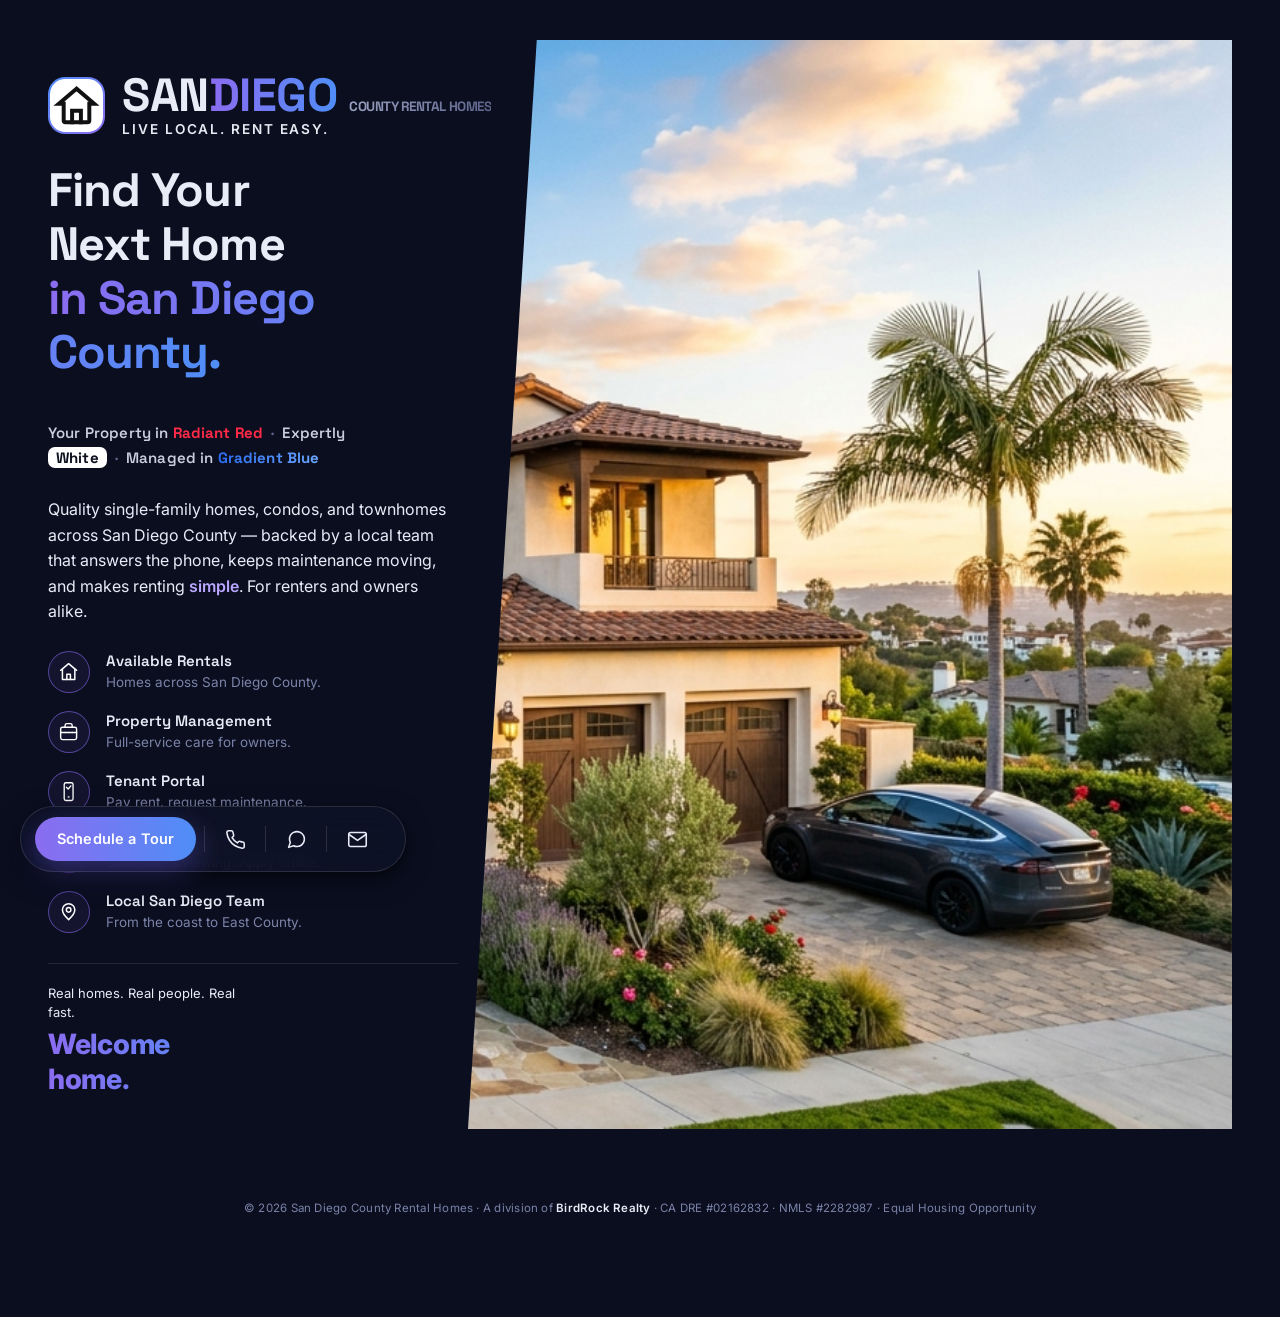
<file: index.html>
<!doctype html>
<html lang="en">
<head>
  <meta charset="UTF-8">
  <meta name="viewport" content="width=device-width, initial-scale=1">
  <title>San Diego County Rental Homes — Quality Rentals & Property Management in San Diego County, CA</title>
  <meta name="description" content="Find your next home in San Diego. Quality single-family homes, condos, and townhomes for rent across San Diego County — plus full-service property management for owners. Call or text 619-642-2087.">
  <link rel="preconnect" href="https://fonts.googleapis.com">
  <link rel="preconnect" href="https://fonts.gstatic.com" crossorigin>
  <link href="https://fonts.googleapis.com/css2?family=Space+Grotesk:wght@500;600;700&family=Inter:wght@400;500;600;700&display=swap" rel="stylesheet">
  <link rel="icon" type="image/svg+xml" href="assets/logo.svg">
  <link rel="apple-touch-icon" sizes="180x180" href="assets/appicon-180.png">
  <link rel="manifest" href="site.webmanifest">
  <meta name="theme-color" content="#000000">
  <link rel="stylesheet" href="pages.css?v=13">
  <link rel="stylesheet" href="floating-bar.css?v=4">
</head>
<body>
  <div class="page">
    <div class="hero">
      <div class="hero-copy">
        <div class="brand"><a class="brand-mark" href="index.html" aria-label="San Diego County Rental Homes home"><img src="assets/logo.svg" alt="San Diego County Rental Homes logo"></a>

          <div class="brand-text">
            <a class="brand-home" href="index.html" aria-label="San Diego County Rental Homes home"><h1 class="brand-title">SAN<span class="accent">DIEGO</span> <span class="suffix">COUNTY RENTAL HOMES</span></h1></a>
            <a class="brand-sub" href="rentals.html">LIVE LOCAL. RENT EASY.</a>
          </div>
        </div>

        <h2 class="headline">
          Find Your Next Home<br>
          <span class="grad">in San Diego County.</span>
        </h2>
        <p class="lede">
          Quality single-family homes, condos, and townhomes across San Diego County — backed by a local team that answers the phone, keeps maintenance moving, and makes renting <span class="hl">simple</span>. For renters and owners alike.
        </p>

      <div class="features">
        <div class="feature">
          <a class="feature-icon" href="rentals.html" aria-label="Available Rentals"><svg viewBox="0 0 24 24" fill="none" stroke-width="1.7" stroke-linecap="round" stroke-linejoin="round"><path d="M3 10.5 12 3l9 7.5"/><path d="M5 9.5V21h14V9.5"/><path d="M10 21v-6h4v6"/></svg></a>
          <div>
            <h3><a href="rentals.html">Available Rentals</a></h3>
            <p class="tight">Homes across San Diego County.</p>
          </div>
        </div>
        <div class="feature">
          <a class="feature-icon" href="management.html" aria-label="Property Management"><svg viewBox="0 0 24 24" fill="none" stroke-width="1.6" stroke-linecap="round" stroke-linejoin="round"><rect x="3" y="7" width="18" height="14" rx="2"/><path d="M8 7V5a2 2 0 0 1 2-2h4a2 2 0 0 1 2 2v2"/><path d="M3 13h18"/><path d="M8 13v0M12 13v0M16 13v0"/></svg></a>
          <div>
            <h3><a href="management.html">Property Management</a></h3>
            <p>Full-service care for owners.</p>
          </div>
        </div>
        <div class="feature">
          <a class="feature-icon" href="tenants.html" aria-label="Tenant Portal"><svg viewBox="0 0 24 24" fill="none" stroke-width="1.5"><rect x="7" y="2" width="10" height="20" rx="2"/><path d="M11 18h2"/><path d="M9.5 7l2 2 3-3.5" stroke-linecap="round" stroke-linejoin="round"/></svg></a>
          <div>
            <h3><a href="tenants.html">Tenant Portal</a></h3>
            <p>Pay rent, request maintenance.</p>
          </div>
        </div>
        <div class="feature">
          <a class="feature-icon" href="contact.html" aria-label="Tours and Leasing"><svg viewBox="0 0 24 24" fill="none" stroke-width="1.6" stroke-linecap="round" stroke-linejoin="round"><rect x="3" y="5" width="18" height="16" rx="2"/><path d="M8 3v4M16 3v4M3 10h18"/><path d="M9.5 15.5l2 2 3.5-4"/></svg></a>
          <div>
            <h3><a href="contact.html">Tours &amp; Leasing</a></h3>
            <p>Schedule a viewing. Apply online.</p>
          </div>
        </div>
        <div class="feature">
          <a class="feature-icon" href="management.html" aria-label="Local San Diego Team"><svg viewBox="0 0 24 24" fill="none" stroke-width="1.7" stroke-linecap="round" stroke-linejoin="round"><path d="M12 21s-7-6.1-7-11a7 7 0 0 1 14 0c0 4.9-7 11-7 11z"/><circle cx="12" cy="10" r="2.6"/></svg></a>
          <div>
            <h3><a href="contact.html">Local San Diego Team</a></h3>
            <p>From the coast to East County.</p>
          </div>
        </div>
      </div>

        <div class="cta-row">
          <div class="cta-text">
            Real homes. Real people. Real fast.<br>
            <a class="slamdunk-link" href="rentals.html" aria-label="See available rentals">Welcome home.</a>
          </div>

        </div>
      </div>

      <div class="hero-photo-frame">
        <img src="assets/hero.jpg" alt="A beautiful San Diego rental home at golden hour">
      </div>
    </div>
  </div>

    <script src="brand-fit.js?v=2"></script>
  <script src="swipe-nav.js?v=1"></script>
<nav class="footer-bar" role="navigation" aria-label="App actions">
  <a class="footer-btn footer-cta" aria-label="Schedule a Tour" href="contact.html"><span>Schedule a Tour</span></a>
  <div class="fb-divider"></div>
  <a class="footer-btn" aria-label="Call" href="tel:+16196422087"><svg viewBox="0 0 24 24"><path d="M22 16.92v3a2 2 0 0 1-2.18 2 19.79 19.79 0 0 1-8.63-3.07 19.5 19.5 0 0 1-6-6 19.79 19.79 0 0 1-3.07-8.67A2 2 0 0 1 4.11 2h3a2 2 0 0 1 2 1.72c.127.96.361 1.903.7 2.81a2 2 0 0 1-.45 2.11L8.09 9.91a16 16 0 0 0 6 6l1.27-1.27a2 2 0 0 1 2.11-.45c.907.339 1.85.573 2.81.7A2 2 0 0 1 22 16.92z"/></svg></a>
  <div class="fb-divider"></div>
  <a class="footer-btn" aria-label="Text" href="sms:+16196422087"><svg viewBox="0 0 24 24"><path d="M21 11.5a8.38 8.38 0 0 1-.9 3.8 8.5 8.5 0 0 1-7.6 4.7 8.38 8.38 0 0 1-3.8-.9L3 21l1.9-5.7a8.38 8.38 0 0 1-.9-3.8 8.5 8.5 0 0 1 4.7-7.6 8.38 8.38 0 0 1 3.8-.9h.5a8.48 8.48 0 0 1 8 8v.5z"/></svg></a>
  <div class="fb-divider"></div>
  <a class="footer-btn" aria-label="Email" href="mailto:buddy@birdrockfunding.com"><svg viewBox="0 0 24 24"><rect x="2" y="4" width="20" height="16" rx="2"/><path d="m22 6-10 7L2 6"/></svg></a>
</nav>
<script src="floating-bar.js?v=6"></script>

<script>
  window.chatwootSettings = {
    launcherTitle: "Chat with Buddy",
    position: 'right',
    locale: 'en',
    darkMode: 'dark',
    type: 'expanded'
  };
  (function(d,t) {
    var BASE_URL="https://app.chatwoot.com";
    var g=d.createElement(t),s=d.getElementsByTagName(t)[0];
    g.src=BASE_URL+"/packs/js/sdk.js";
    g.async = true;
    s.parentNode.insertBefore(g,s);
    g.onload=function(){
      window.chatwootSDK.run({
        websiteToken: 'yThfudZBD2Ke6P4F8vaH173w',
        baseUrl: BASE_URL
      });
      var st = document.createElement('style');
      st.textContent = '#chatwoot_widget_launcher, .woot-widget-bubble, .chatwoot-launcher, ' +
        '.woot-widget-bubble-icon { background: linear-gradient(90deg, #2b6cf0, #4f8ef7) !important; border-radius: 14px; }';
      document.head.appendChild(st);
    }
  })(document,"script");
</script>
</body>
</html>
</file>
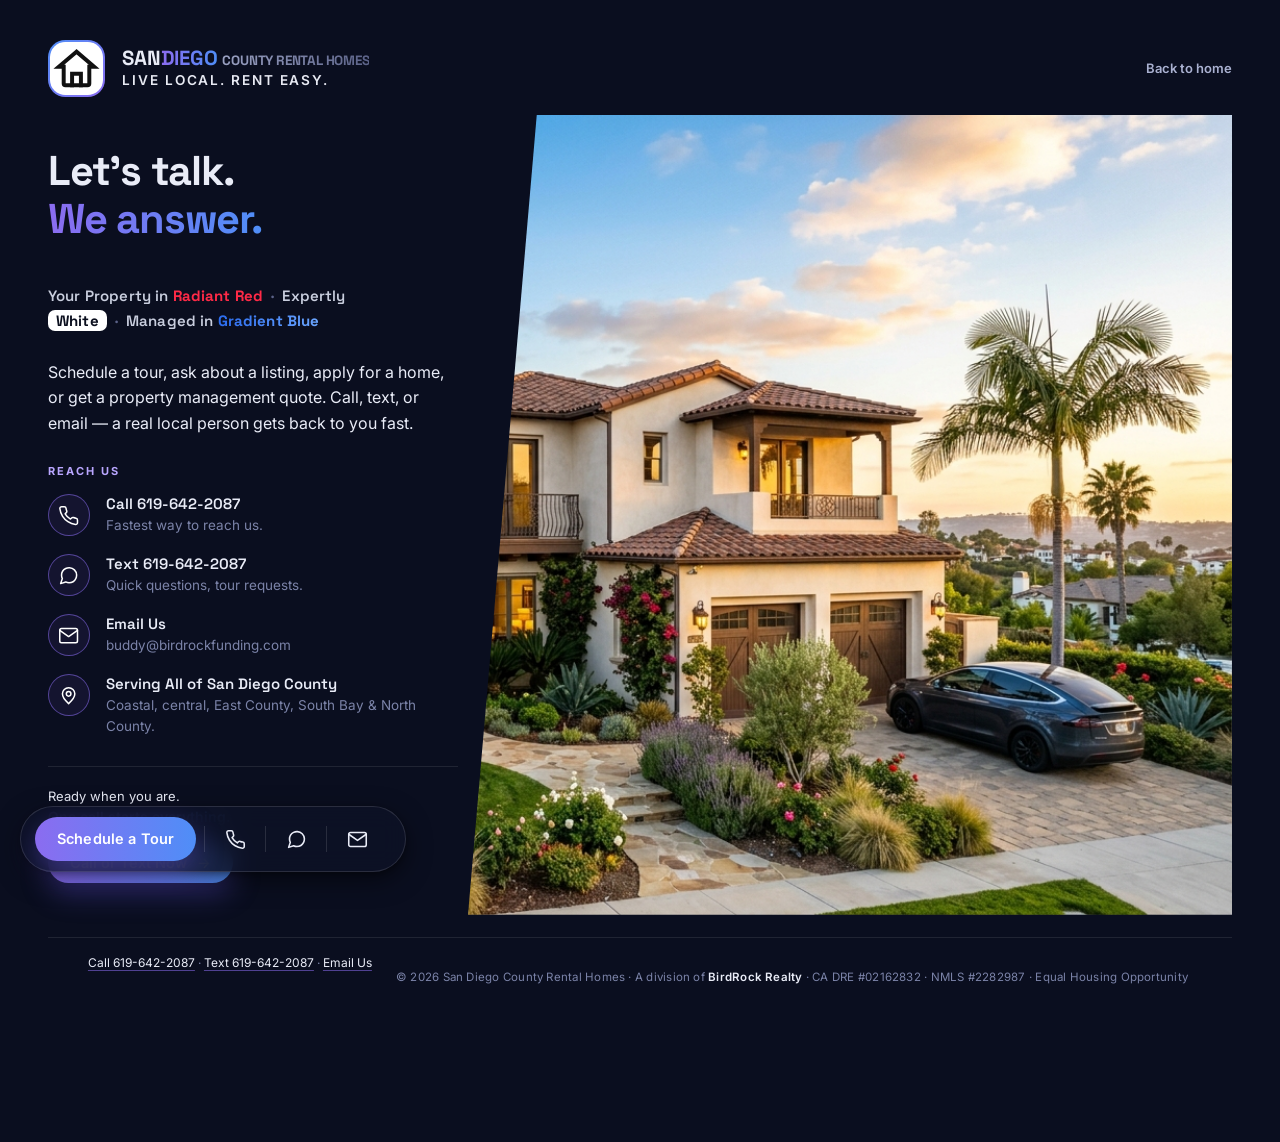
<file: contact.html>
<!doctype html>
<html lang="en">
<head>
  <meta charset="UTF-8">
  <meta name="viewport" content="width=device-width, initial-scale=1">
  <title>Contact & Apply | San Diego County Rental Homes</title>
  <meta name="description" content="Contact San Diego County Rental Homes: call or text 619-642-2087, or email us to schedule a tour, apply for a home, or ask about property management.">
  <link rel="preconnect" href="https://fonts.googleapis.com">
  <link rel="preconnect" href="https://fonts.gstatic.com" crossorigin>
  <link href="https://fonts.googleapis.com/css2?family=Space+Grotesk:wght@500;600;700&family=Inter:wght@400;500;600;700&display=swap" rel="stylesheet">
  <link rel="icon" type="image/svg+xml" href="assets/logo.svg">
  <link rel="manifest" href="site.webmanifest">
  <meta name="theme-color" content="#000000">
  <link rel="stylesheet" href="pages.css?v=13">
  <link rel="stylesheet" href="floating-bar.css?v=4">
</head>
<body>
  <div class="page">
    <nav class="page-nav" aria-label="Main navigation">
      <a class="brand" href="index.html"><img class="brand-mark" src="assets/logo.svg" alt="San Diego County Rental Homes logo"><div><h1 class="brand-title">SAN<span class="accent">DIEGO</span> <span class="suffix">COUNTY RENTAL HOMES</span></h1><span class="brand-sub">LIVE LOCAL. RENT EASY.</span></div></a>
      <a class="back-link" href="index.html">Back to home</a>
    </nav>
    <main class="hero">
      <section class="hero-copy">
        <h2 class="page-heading heading-wide">Let's talk.<br><span class="grad">We answer.</span></h2>
        <p class="page-lede">Schedule a tour, ask about a listing, apply for a home, or get a property management quote. Call, text, or email — a real local person gets back to you fast.</p>
        <div class="section-label">Reach Us</div>
        <div class="features">
          <div class="feature">
            <a class="feature-icon" href="tel:+16196422087" aria-label="Call 619-642-2087"><svg viewBox="0 0 24 24" fill="none" stroke="#ffffff" stroke-width="1.7" stroke-linecap="round" stroke-linejoin="round"><path d="M22 16.92v3a2 2 0 0 1-2.18 2 19.79 19.79 0 0 1-8.63-3.07 19.5 19.5 0 0 1-6-6 19.79 19.79 0 0 1-3.07-8.67A2 2 0 0 1 4.11 2h3a2 2 0 0 1 2 1.72c.127.96.361 1.903.7 2.81a2 2 0 0 1-.45 2.11L8.09 9.91a16 16 0 0 0 6 6l1.27-1.27a2 2 0 0 1 2.11-.45c.907.339 1.85.573 2.81.7A2 2 0 0 1 22 16.92z"/></svg></a>
            <div>
              <h3><a href="tel:+16196422087">Call 619-642-2087</a></h3>
              <p>Fastest way to reach us.</p>
            </div>
          </div>
          <div class="feature">
            <a class="feature-icon" href="sms:+16196422087" aria-label="Text 619-642-2087"><svg viewBox="0 0 24 24" fill="none" stroke="#ffffff" stroke-width="1.7"><path d="M21 11.5a8.38 8.38 0 0 1-.9 3.8 8.5 8.5 0 0 1-7.6 4.7 8.38 8.38 0 0 1-3.8-.9L3 21l1.9-5.7a8.38 8.38 0 0 1-.9-3.8 8.5 8.5 0 0 1 4.7-7.6 8.38 8.38 0 0 1 3.8-.9h.5a8.48 8.48 0 0 1 8 8v.5z" stroke-linecap="round" stroke-linejoin="round"/></svg></a>
            <div>
              <h3><a href="sms:+16196422087">Text 619-642-2087</a></h3>
              <p>Quick questions, tour requests.</p>
            </div>
          </div>
          <div class="feature">
            <a class="feature-icon" href="mailto:buddy@birdrockfunding.com" aria-label="Email us"><svg viewBox="0 0 24 24" fill="none" stroke="#ffffff" stroke-width="1.7"><rect x="2" y="4" width="20" height="16" rx="2"/><path d="m22 6-10 7L2 6" stroke-linecap="round" stroke-linejoin="round"/></svg></a>
            <div>
              <h3><a href="mailto:buddy@birdrockfunding.com">Email Us</a></h3>
              <p>buddy@birdrockfunding.com</p>
            </div>
          </div>
          <div class="feature">
            <a class="feature-icon" href="index.html" aria-label="Service areas"><svg viewBox="0 0 24 24" fill="none" stroke="#ffffff" stroke-width="1.7" stroke-linecap="round" stroke-linejoin="round"><path d="M12 21s-7-6.1-7-11a7 7 0 0 1 14 0c0 4.9-7 11-7 11z"/><circle cx="12" cy="10" r="2.6"/></svg></a>
            <div>
              <h3>Serving All of San Diego County</h3>
              <p>Coastal, central, East County, South Bay &amp; North County.</p>
            </div>
          </div>
        </div>
        <div class="cta-row">
          <div class="cta-text">Ready when you are.<br><strong>One call starts everything.</strong></div>
          <a class="cta-button" href="tel:+16196422087" target="_blank" rel="noopener noreferrer">Call or Text Now <span>→</span></a>
        </div>
      </section>
      <div class="hero-photo-frame"><img src="assets/hero.jpg" alt="A beautiful San Diego rental home at golden hour"></div>
    </main>
    <footer class="page-footer" style="justify-content: center;">
      <div class="footer-contact" style="flex-direction: row; gap: 10px; text-align: center;">
        <span><a href="tel:+16196422087">Call 619-642-2087</a> &middot; <a href="sms:+16196422087">Text 619-642-2087</a> &middot; <a href="mailto:buddy@birdrockfunding.com">Email Us</a></span>
      </div>
    </footer>
  </div>
<nav class="footer-bar" role="navigation" aria-label="App actions">
  <a class="footer-btn footer-cta" aria-label="Schedule a Tour" href="contact.html"><span>Schedule a Tour</span></a>
  <div class="fb-divider"></div>
  <a class="footer-btn" aria-label="Call" href="tel:+16196422087"><svg viewBox="0 0 24 24"><path d="M22 16.92v3a2 2 0 0 1-2.18 2 19.79 19.79 0 0 1-8.63-3.07 19.5 19.5 0 0 1-6-6 19.79 19.79 0 0 1-3.07-8.67A2 2 0 0 1 4.11 2h3a2 2 0 0 1 2 1.72c.127.96.361 1.903.7 2.81a2 2 0 0 1-.45 2.11L8.09 9.91a16 16 0 0 0 6 6l1.27-1.27a2 2 0 0 1 2.11-.45c.907.339 1.85.573 2.81.7A2 2 0 0 1 22 16.92z"/></svg></a>
  <div class="fb-divider"></div>
  <a class="footer-btn" aria-label="Text" href="sms:+16196422087"><svg viewBox="0 0 24 24"><path d="M21 11.5a8.38 8.38 0 0 1-.9 3.8 8.5 8.5 0 0 1-7.6 4.7 8.38 8.38 0 0 1-3.8-.9L3 21l1.9-5.7a8.38 8.38 0 0 1-.9-3.8 8.5 8.5 0 0 1 4.7-7.6 8.38 8.38 0 0 1 3.8-.9h.5a8.48 8.48 0 0 1 8 8v.5z"/></svg></a>
  <div class="fb-divider"></div>
  <a class="footer-btn" aria-label="Email" href="mailto:buddy@birdrockfunding.com"><svg viewBox="0 0 24 24"><rect x="2" y="4" width="20" height="16" rx="2"/><path d="m22 6-10 7L2 6"/></svg></a>
</nav>
<script src="floating-bar.js?v=6"></script>
<script>
  window.chatwootSettings = {
    launcherTitle: "Chat with Buddy",
    position: 'right',
    locale: 'en',
    darkMode: 'dark',
    type: 'expanded'
  };
  (function(d,t) {
    var BASE_URL="https://app.chatwoot.com";
    var g=d.createElement(t),s=d.getElementsByTagName(t)[0];
    g.src=BASE_URL+"/packs/js/sdk.js";
    g.async = true;
    s.parentNode.insertBefore(g,s);
    g.onload=function(){
      window.chatwootSDK.run({
        websiteToken: 'yThfudZBD2Ke6P4F8vaH173w',
        baseUrl: BASE_URL
      });
      var st = document.createElement('style');
      st.textContent = '#chatwoot_widget_launcher, .woot-widget-bubble, .chatwoot-launcher, ' +
        '.woot-widget-bubble-icon { background: linear-gradient(90deg, #2b6cf0, #4f8ef7) !important; border-radius: 14px; }';
      document.head.appendChild(st);
    }
  })(document,"script");
</script>
</body>
</html>
</file>
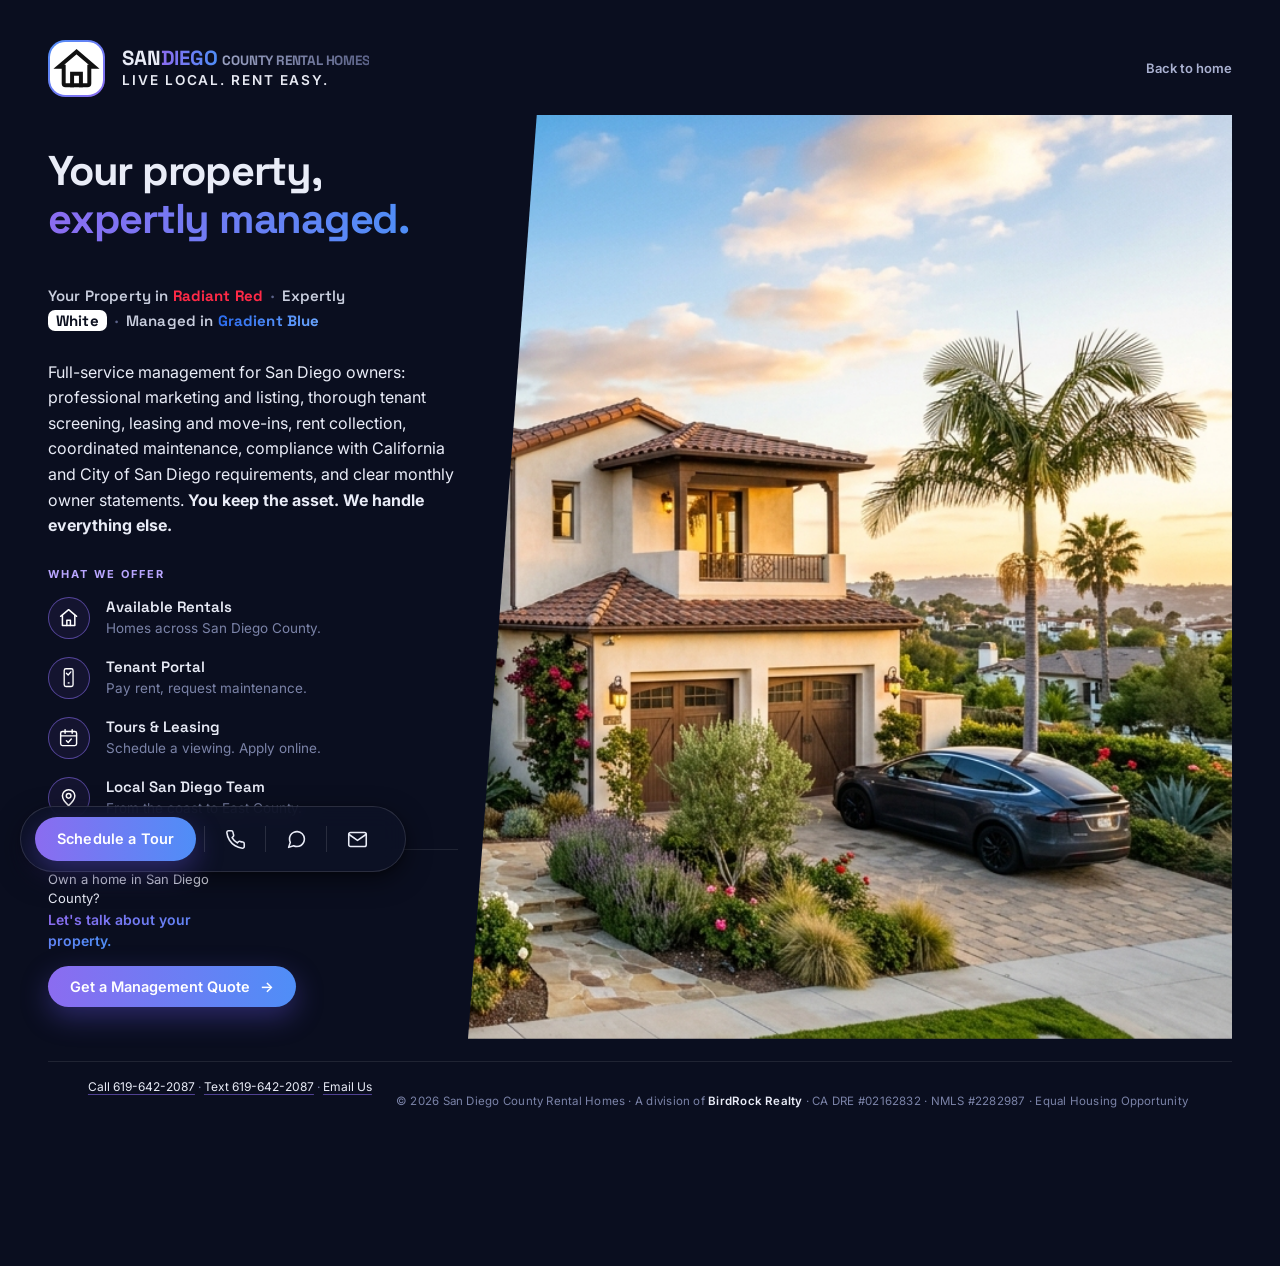
<file: management.html>
<!doctype html>
<html lang="en">
<head>
  <meta charset="UTF-8">
  <meta name="viewport" content="width=device-width, initial-scale=1">
  <title>Property Management | San Diego County Rental Homes</title>
  <meta name="description" content="Full-service property management in San Diego County: marketing, tenant screening, leasing, rent collection, maintenance coordination, and owner statements. Call or text 619-642-2087.">
  <link rel="preconnect" href="https://fonts.googleapis.com">
  <link rel="preconnect" href="https://fonts.gstatic.com" crossorigin>
  <link href="https://fonts.googleapis.com/css2?family=Space+Grotesk:wght@500;600;700&family=Inter:wght@400;500;600;700&display=swap" rel="stylesheet">
  <link rel="icon" type="image/svg+xml" href="assets/logo.svg">
  <link rel="manifest" href="site.webmanifest">
  <meta name="theme-color" content="#000000">
  <link rel="stylesheet" href="pages.css?v=13">
  <link rel="stylesheet" href="floating-bar.css?v=4">
</head>
<body>
  <div class="page">
    <nav class="page-nav" aria-label="Main navigation">
      <a class="brand" href="index.html"><img class="brand-mark" src="assets/logo.svg" alt="San Diego County Rental Homes logo"><div><h1 class="brand-title">SAN<span class="accent">DIEGO</span> <span class="suffix">COUNTY RENTAL HOMES</span></h1><span class="brand-sub">LIVE LOCAL. RENT EASY.</span></div></a>
      <a class="back-link" href="index.html">Back to home</a>
    </nav>
    <main class="hero">
      <section class="hero-copy">
        <h2 class="page-heading heading-wide">Your property,<br><span class="grad">expertly managed.</span></h2>
        <p class="page-lede">Full-service management for San Diego owners: professional marketing and listing, thorough tenant screening, leasing and move-ins, rent collection, coordinated maintenance, compliance with California and City of San Diego requirements, and clear monthly owner statements. <strong>You keep the asset. We handle everything else.</strong></p>
        <div class="section-label">What we offer</div>
        <div class="features">
          <div class="feature">
            <a class="feature-icon" href="rentals.html" aria-label="Available Rentals"><svg viewBox="0 0 24 24" fill="none" stroke="#ffffff" stroke-width="1.7" stroke-linecap="round" stroke-linejoin="round"><path d="M3 10.5 12 3l9 7.5"/><path d="M5 9.5V21h14V9.5"/><path d="M10 21v-6h4v6"/></svg></a>
            <div>
              <h3><a href="rentals.html">Available Rentals</a></h3>
              <p>Homes across San Diego County.</p>
            </div>
          </div>
          <div class="feature">
            <a class="feature-icon" href="tenants.html" aria-label="Tenant Portal"><svg viewBox="0 0 24 24" fill="none" stroke="#ffffff" stroke-width="1.5"><rect x="7" y="2" width="10" height="20" rx="2"/><path d="M11 18h2"/><path d="M9.5 7l2 2 3-3.5" stroke-linecap="round" stroke-linejoin="round"/></svg></a>
            <div>
              <h3><a href="tenants.html">Tenant Portal</a></h3>
              <p>Pay rent, request maintenance.</p>
            </div>
          </div>
          <div class="feature">
            <a class="feature-icon" href="contact.html" aria-label="Tours and Leasing"><svg viewBox="0 0 24 24" fill="none" stroke="#ffffff" stroke-width="1.6" stroke-linecap="round" stroke-linejoin="round"><rect x="3" y="5" width="18" height="16" rx="2"/><path d="M8 3v4M16 3v4M3 10h18"/><path d="M9.5 15.5l2 2 3.5-4"/></svg></a>
            <div>
              <h3><a href="contact.html">Tours &amp; Leasing</a></h3>
              <p>Schedule a viewing. Apply online.</p>
            </div>
          </div>
          <div class="feature">
            <a class="feature-icon" href="contact.html" aria-label="Local San Diego Team"><svg viewBox="0 0 24 24" fill="none" stroke="#ffffff" stroke-width="1.7" stroke-linecap="round" stroke-linejoin="round"><path d="M12 21s-7-6.1-7-11a7 7 0 0 1 14 0c0 4.9-7 11-7 11z"/><circle cx="12" cy="10" r="2.6"/></svg></a>
            <div>
              <h3><a href="contact.html">Local San Diego Team</a></h3>
              <p>From the coast to East County.</p>
            </div>
          </div>
        </div>
        <div class="cta-row">
          <div class="cta-text">Own a home in San Diego County?<br><strong>Let's talk about your property.</strong></div>
          <a class="cta-button" href="contact.html" target="_blank" rel="noopener noreferrer">Get a Management Quote <span>→</span></a>
        </div>
      </section>
      <div class="hero-photo-frame"><img src="assets/hero.jpg" alt="A beautiful San Diego rental home at golden hour"></div>
    </main>
    <footer class="page-footer" style="justify-content: center;">
      <div class="footer-contact" style="flex-direction: row; gap: 10px; text-align: center;">
        <span><a href="tel:+16196422087">Call 619-642-2087</a> &middot; <a href="sms:+16196422087">Text 619-642-2087</a> &middot; <a href="mailto:buddy@birdrockfunding.com">Email Us</a></span>
      </div>
    </footer>
  </div>
<nav class="footer-bar" role="navigation" aria-label="App actions">
  <a class="footer-btn footer-cta" aria-label="Schedule a Tour" href="contact.html"><span>Schedule a Tour</span></a>
  <div class="fb-divider"></div>
  <a class="footer-btn" aria-label="Call" href="tel:+16196422087"><svg viewBox="0 0 24 24"><path d="M22 16.92v3a2 2 0 0 1-2.18 2 19.79 19.79 0 0 1-8.63-3.07 19.5 19.5 0 0 1-6-6 19.79 19.79 0 0 1-3.07-8.67A2 2 0 0 1 4.11 2h3a2 2 0 0 1 2 1.72c.127.96.361 1.903.7 2.81a2 2 0 0 1-.45 2.11L8.09 9.91a16 16 0 0 0 6 6l1.27-1.27a2 2 0 0 1 2.11-.45c.907.339 1.85.573 2.81.7A2 2 0 0 1 22 16.92z"/></svg></a>
  <div class="fb-divider"></div>
  <a class="footer-btn" aria-label="Text" href="sms:+16196422087"><svg viewBox="0 0 24 24"><path d="M21 11.5a8.38 8.38 0 0 1-.9 3.8 8.5 8.5 0 0 1-7.6 4.7 8.38 8.38 0 0 1-3.8-.9L3 21l1.9-5.7a8.38 8.38 0 0 1-.9-3.8 8.5 8.5 0 0 1 4.7-7.6 8.38 8.38 0 0 1 3.8-.9h.5a8.48 8.48 0 0 1 8 8v.5z"/></svg></a>
  <div class="fb-divider"></div>
  <a class="footer-btn" aria-label="Email" href="mailto:buddy@birdrockfunding.com"><svg viewBox="0 0 24 24"><rect x="2" y="4" width="20" height="16" rx="2"/><path d="m22 6-10 7L2 6"/></svg></a>
</nav>
<script src="floating-bar.js?v=6"></script>
<script>
  window.chatwootSettings = {
    launcherTitle: "Chat with Buddy",
    position: 'right',
    locale: 'en',
    darkMode: 'dark',
    type: 'expanded'
  };
  (function(d,t) {
    var BASE_URL="https://app.chatwoot.com";
    var g=d.createElement(t),s=d.getElementsByTagName(t)[0];
    g.src=BASE_URL+"/packs/js/sdk.js";
    g.async = true;
    s.parentNode.insertBefore(g,s);
    g.onload=function(){
      window.chatwootSDK.run({
        websiteToken: 'yThfudZBD2Ke6P4F8vaH173w',
        baseUrl: BASE_URL
      });
      var st = document.createElement('style');
      st.textContent = '#chatwoot_widget_launcher, .woot-widget-bubble, .chatwoot-launcher, ' +
        '.woot-widget-bubble-icon { background: linear-gradient(90deg, #2b6cf0, #4f8ef7) !important; border-radius: 14px; }';
      document.head.appendChild(st);
    }
  })(document,"script");
</script>
</body>
</html>
</file>
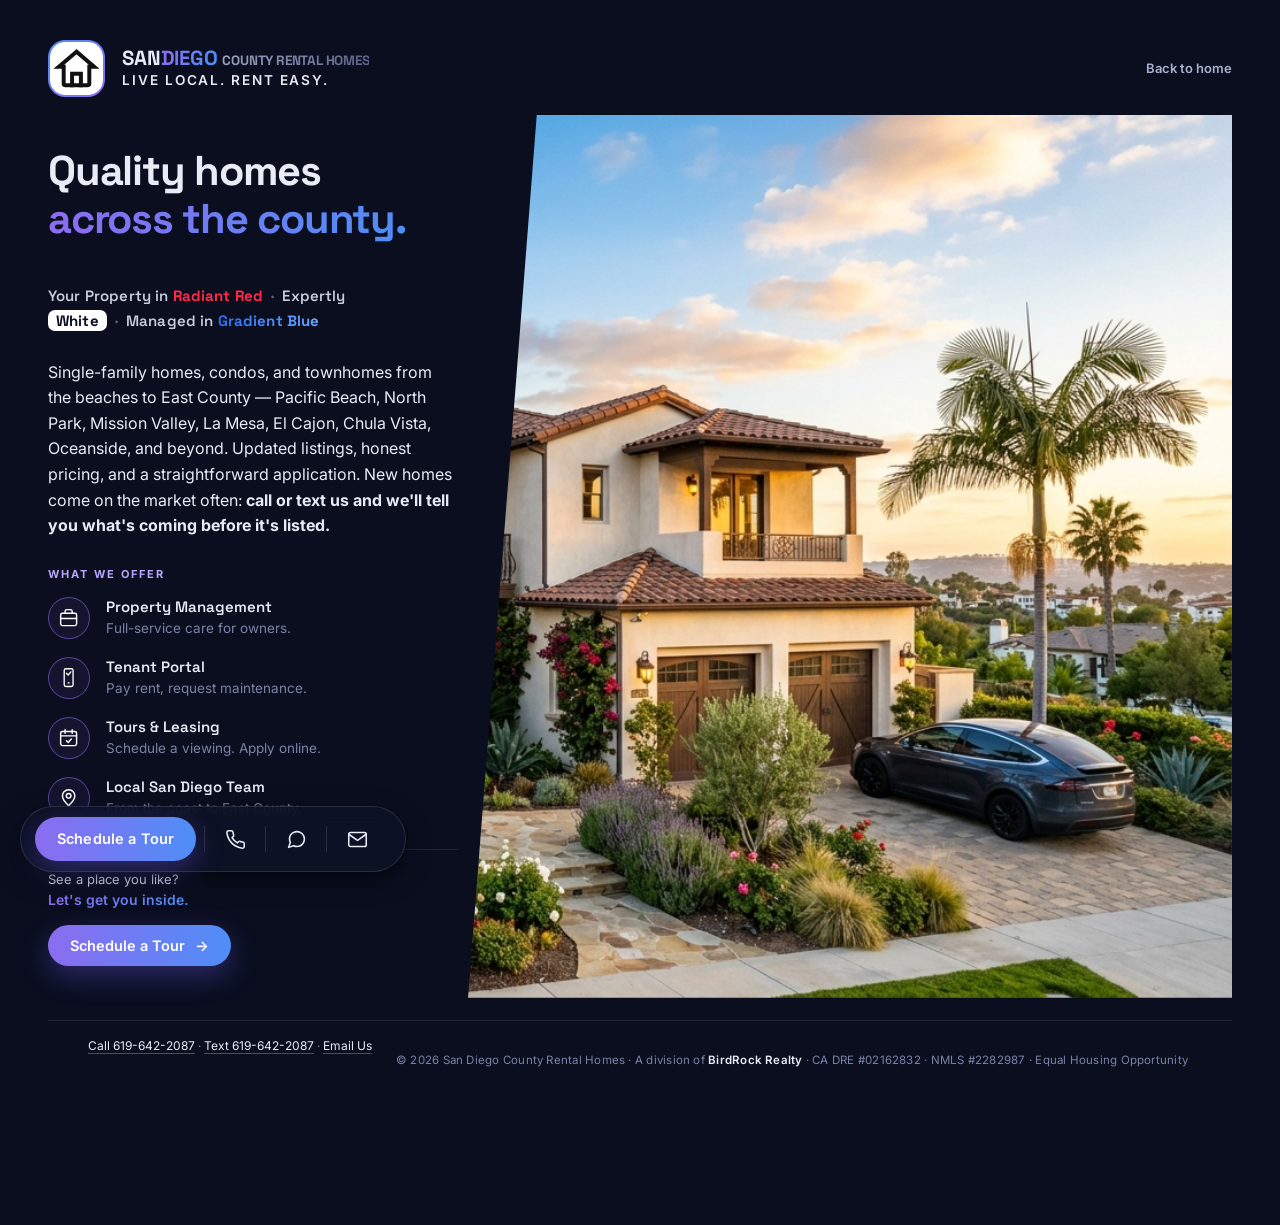
<file: rentals.html>
<!doctype html>
<html lang="en">
<head>
  <meta charset="UTF-8">
  <meta name="viewport" content="width=device-width, initial-scale=1">
  <title>Available Rentals | San Diego County Rental Homes</title>
  <meta name="description" content="Browse available rental homes across San Diego County — single-family homes, condos, and townhomes from the coast to East County. Schedule a tour today.">
  <link rel="preconnect" href="https://fonts.googleapis.com">
  <link rel="preconnect" href="https://fonts.gstatic.com" crossorigin>
  <link href="https://fonts.googleapis.com/css2?family=Space+Grotesk:wght@500;600;700&family=Inter:wght@400;500;600;700&display=swap" rel="stylesheet">
  <link rel="icon" type="image/svg+xml" href="assets/logo.svg">
  <link rel="manifest" href="site.webmanifest">
  <meta name="theme-color" content="#000000">
  <link rel="stylesheet" href="pages.css?v=13">
  <link rel="stylesheet" href="floating-bar.css?v=4">
</head>
<body>
  <div class="page">
    <nav class="page-nav" aria-label="Main navigation">
      <a class="brand" href="index.html"><img class="brand-mark" src="assets/logo.svg" alt="San Diego County Rental Homes logo"><div><h1 class="brand-title">SAN<span class="accent">DIEGO</span> <span class="suffix">COUNTY RENTAL HOMES</span></h1><span class="brand-sub">LIVE LOCAL. RENT EASY.</span></div></a>
      <a class="back-link" href="index.html">Back to home</a>
    </nav>
    <main class="hero">
      <section class="hero-copy">
        <h2 class="page-heading heading-wide">Quality homes<br><span class="grad">across the county.</span></h2>
        <p class="page-lede">Single-family homes, condos, and townhomes from the beaches to East County — Pacific Beach, North Park, Mission Valley, La Mesa, El Cajon, Chula Vista, Oceanside, and beyond. Updated listings, honest pricing, and a straightforward application. New homes come on the market often: <strong>call or text us and we'll tell you what's coming before it's listed.</strong></p>
        <div class="section-label">What we offer</div>
        <div class="features">
          <div class="feature">
            <a class="feature-icon" href="management.html" aria-label="Property Management"><svg viewBox="0 0 24 24" fill="none" stroke="#ffffff" stroke-width="1.6" stroke-linecap="round" stroke-linejoin="round"><rect x="3" y="7" width="18" height="14" rx="2"/><path d="M8 7V5a2 2 0 0 1 2-2h4a2 2 0 0 1 2 2v2"/><path d="M3 13h18"/></svg></a>
            <div>
              <h3><a href="management.html">Property Management</a></h3>
              <p>Full-service care for owners.</p>
            </div>
          </div>
          <div class="feature">
            <a class="feature-icon" href="tenants.html" aria-label="Tenant Portal"><svg viewBox="0 0 24 24" fill="none" stroke="#ffffff" stroke-width="1.5"><rect x="7" y="2" width="10" height="20" rx="2"/><path d="M11 18h2"/><path d="M9.5 7l2 2 3-3.5" stroke-linecap="round" stroke-linejoin="round"/></svg></a>
            <div>
              <h3><a href="tenants.html">Tenant Portal</a></h3>
              <p>Pay rent, request maintenance.</p>
            </div>
          </div>
          <div class="feature">
            <a class="feature-icon" href="contact.html" aria-label="Tours and Leasing"><svg viewBox="0 0 24 24" fill="none" stroke="#ffffff" stroke-width="1.6" stroke-linecap="round" stroke-linejoin="round"><rect x="3" y="5" width="18" height="16" rx="2"/><path d="M8 3v4M16 3v4M3 10h18"/><path d="M9.5 15.5l2 2 3.5-4"/></svg></a>
            <div>
              <h3><a href="contact.html">Tours &amp; Leasing</a></h3>
              <p>Schedule a viewing. Apply online.</p>
            </div>
          </div>
          <div class="feature">
            <a class="feature-icon" href="contact.html" aria-label="Local San Diego Team"><svg viewBox="0 0 24 24" fill="none" stroke="#ffffff" stroke-width="1.7" stroke-linecap="round" stroke-linejoin="round"><path d="M12 21s-7-6.1-7-11a7 7 0 0 1 14 0c0 4.9-7 11-7 11z"/><circle cx="12" cy="10" r="2.6"/></svg></a>
            <div>
              <h3><a href="contact.html">Local San Diego Team</a></h3>
              <p>From the coast to East County.</p>
            </div>
          </div>
        </div>
        <div class="cta-row">
          <div class="cta-text">See a place you like?<br><strong>Let's get you inside.</strong></div>
          <a class="cta-button" href="contact.html" target="_blank" rel="noopener noreferrer">Schedule a Tour <span>→</span></a>
        </div>
      </section>
      <div class="hero-photo-frame"><img src="assets/hero.jpg" alt="A beautiful San Diego rental home at golden hour"></div>
    </main>
    <footer class="page-footer" style="justify-content: center;">
      <div class="footer-contact" style="flex-direction: row; gap: 10px; text-align: center;">
        <span><a href="tel:+16196422087">Call 619-642-2087</a> &middot; <a href="sms:+16196422087">Text 619-642-2087</a> &middot; <a href="mailto:buddy@birdrockfunding.com">Email Us</a></span>
      </div>
    </footer>
  </div>
<nav class="footer-bar" role="navigation" aria-label="App actions">
  <a class="footer-btn footer-cta" aria-label="Schedule a Tour" href="contact.html"><span>Schedule a Tour</span></a>
  <div class="fb-divider"></div>
  <a class="footer-btn" aria-label="Call" href="tel:+16196422087"><svg viewBox="0 0 24 24"><path d="M22 16.92v3a2 2 0 0 1-2.18 2 19.79 19.79 0 0 1-8.63-3.07 19.5 19.5 0 0 1-6-6 19.79 19.79 0 0 1-3.07-8.67A2 2 0 0 1 4.11 2h3a2 2 0 0 1 2 1.72c.127.96.361 1.903.7 2.81a2 2 0 0 1-.45 2.11L8.09 9.91a16 16 0 0 0 6 6l1.27-1.27a2 2 0 0 1 2.11-.45c.907.339 1.85.573 2.81.7A2 2 0 0 1 22 16.92z"/></svg></a>
  <div class="fb-divider"></div>
  <a class="footer-btn" aria-label="Text" href="sms:+16196422087"><svg viewBox="0 0 24 24"><path d="M21 11.5a8.38 8.38 0 0 1-.9 3.8 8.5 8.5 0 0 1-7.6 4.7 8.38 8.38 0 0 1-3.8-.9L3 21l1.9-5.7a8.38 8.38 0 0 1-.9-3.8 8.5 8.5 0 0 1 4.7-7.6 8.38 8.38 0 0 1 3.8-.9h.5a8.48 8.48 0 0 1 8 8v.5z"/></svg></a>
  <div class="fb-divider"></div>
  <a class="footer-btn" aria-label="Email" href="mailto:buddy@birdrockfunding.com"><svg viewBox="0 0 24 24"><rect x="2" y="4" width="20" height="16" rx="2"/><path d="m22 6-10 7L2 6"/></svg></a>
</nav>
<script src="floating-bar.js?v=6"></script>
<script>
  window.chatwootSettings = {
    launcherTitle: "Chat with Buddy",
    position: 'right',
    locale: 'en',
    darkMode: 'dark',
    type: 'expanded'
  };
  (function(d,t) {
    var BASE_URL="https://app.chatwoot.com";
    var g=d.createElement(t),s=d.getElementsByTagName(t)[0];
    g.src=BASE_URL+"/packs/js/sdk.js";
    g.async = true;
    s.parentNode.insertBefore(g,s);
    g.onload=function(){
      window.chatwootSDK.run({
        websiteToken: 'yThfudZBD2Ke6P4F8vaH173w',
        baseUrl: BASE_URL
      });
      var st = document.createElement('style');
      st.textContent = '#chatwoot_widget_launcher, .woot-widget-bubble, .chatwoot-launcher, ' +
        '.woot-widget-bubble-icon { background: linear-gradient(90deg, #2b6cf0, #4f8ef7) !important; border-radius: 14px; }';
      document.head.appendChild(st);
    }
  })(document,"script");
</script>
</body>
</html>
</file>
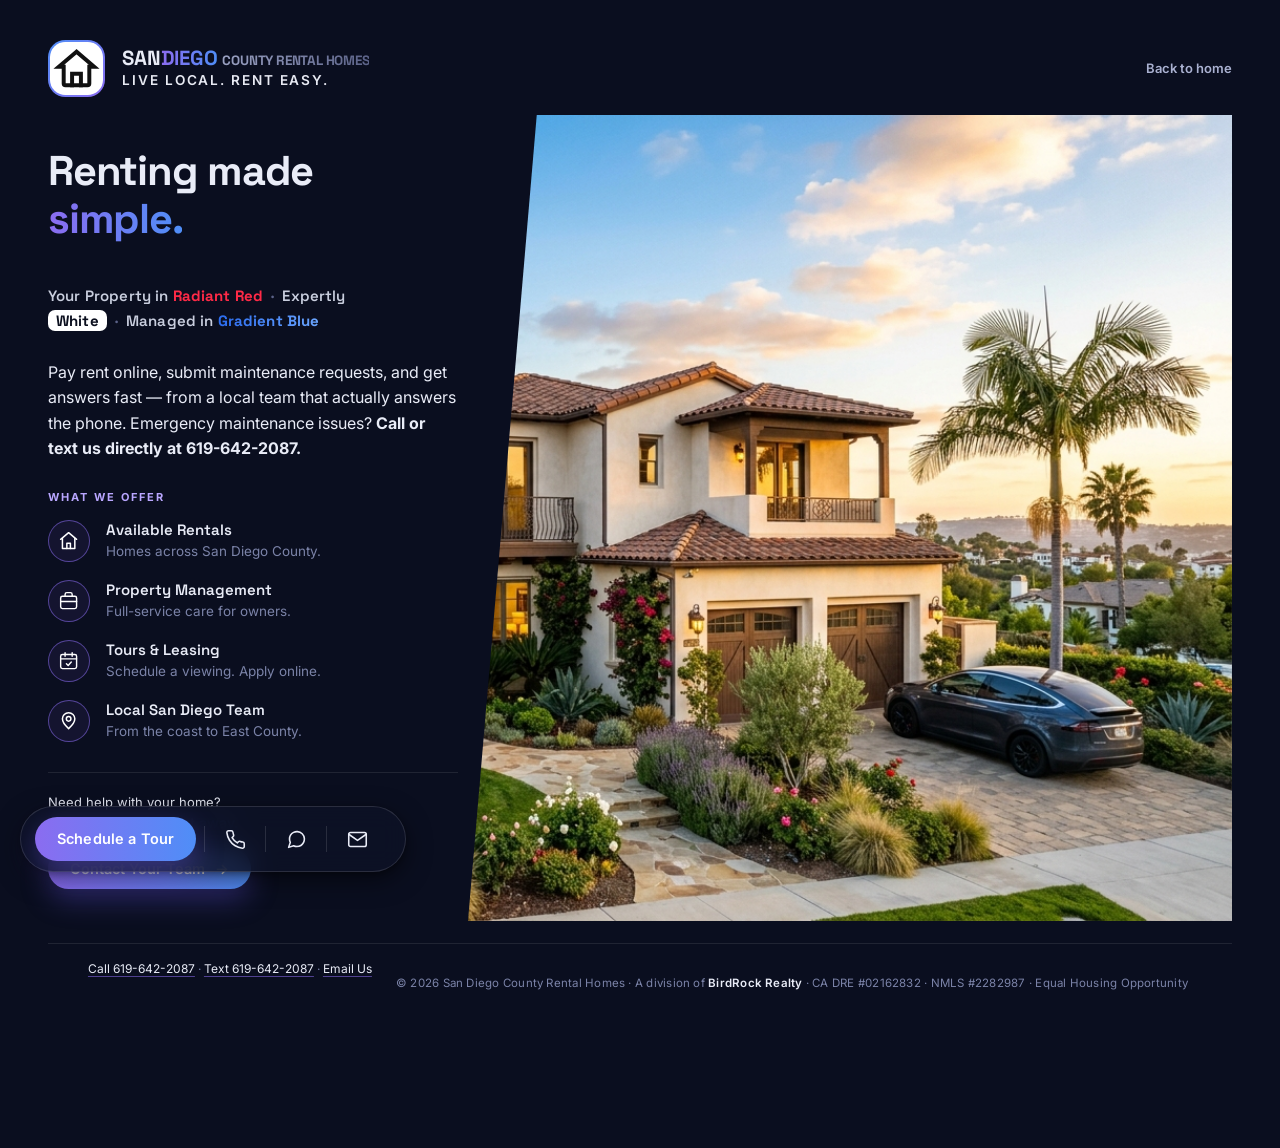
<file: tenants.html>
<!doctype html>
<html lang="en">
<head>
  <meta charset="UTF-8">
  <meta name="viewport" content="width=device-width, initial-scale=1">
  <title>Tenant Portal | San Diego County Rental Homes</title>
  <meta name="description" content="San Diego County Rental Homes tenant resources: pay rent online, submit maintenance requests, and reach your local team. Call or text 619-642-2087.">
  <link rel="preconnect" href="https://fonts.googleapis.com">
  <link rel="preconnect" href="https://fonts.gstatic.com" crossorigin>
  <link href="https://fonts.googleapis.com/css2?family=Space+Grotesk:wght@500;600;700&family=Inter:wght@400;500;600;700&display=swap" rel="stylesheet">
  <link rel="icon" type="image/svg+xml" href="assets/logo.svg">
  <link rel="manifest" href="site.webmanifest">
  <meta name="theme-color" content="#000000">
  <link rel="stylesheet" href="pages.css?v=13">
  <link rel="stylesheet" href="floating-bar.css?v=4">
</head>
<body>
  <div class="page">
    <nav class="page-nav" aria-label="Main navigation">
      <a class="brand" href="index.html"><img class="brand-mark" src="assets/logo.svg" alt="San Diego County Rental Homes logo"><div><h1 class="brand-title">SAN<span class="accent">DIEGO</span> <span class="suffix">COUNTY RENTAL HOMES</span></h1><span class="brand-sub">LIVE LOCAL. RENT EASY.</span></div></a>
      <a class="back-link" href="index.html">Back to home</a>
    </nav>
    <main class="hero">
      <section class="hero-copy">
        <h2 class="page-heading heading-wide">Renting made<br><span class="grad">simple.</span></h2>
        <p class="page-lede">Pay rent online, submit maintenance requests, and get answers fast — from a local team that actually answers the phone. Emergency maintenance issues? <strong>Call or text us directly at 619-642-2087.</strong></p>
        <div class="section-label">What we offer</div>
        <div class="features">
          <div class="feature">
            <a class="feature-icon" href="rentals.html" aria-label="Available Rentals"><svg viewBox="0 0 24 24" fill="none" stroke="#ffffff" stroke-width="1.7" stroke-linecap="round" stroke-linejoin="round"><path d="M3 10.5 12 3l9 7.5"/><path d="M5 9.5V21h14V9.5"/><path d="M10 21v-6h4v6"/></svg></a>
            <div>
              <h3><a href="rentals.html">Available Rentals</a></h3>
              <p>Homes across San Diego County.</p>
            </div>
          </div>
          <div class="feature">
            <a class="feature-icon" href="management.html" aria-label="Property Management"><svg viewBox="0 0 24 24" fill="none" stroke="#ffffff" stroke-width="1.6" stroke-linecap="round" stroke-linejoin="round"><rect x="3" y="7" width="18" height="14" rx="2"/><path d="M8 7V5a2 2 0 0 1 2-2h4a2 2 0 0 1 2 2v2"/><path d="M3 13h18"/></svg></a>
            <div>
              <h3><a href="management.html">Property Management</a></h3>
              <p>Full-service care for owners.</p>
            </div>
          </div>
          <div class="feature">
            <a class="feature-icon" href="contact.html" aria-label="Tours and Leasing"><svg viewBox="0 0 24 24" fill="none" stroke="#ffffff" stroke-width="1.6" stroke-linecap="round" stroke-linejoin="round"><rect x="3" y="5" width="18" height="16" rx="2"/><path d="M8 3v4M16 3v4M3 10h18"/><path d="M9.5 15.5l2 2 3.5-4"/></svg></a>
            <div>
              <h3><a href="contact.html">Tours &amp; Leasing</a></h3>
              <p>Schedule a viewing. Apply online.</p>
            </div>
          </div>
          <div class="feature">
            <a class="feature-icon" href="contact.html" aria-label="Local San Diego Team"><svg viewBox="0 0 24 24" fill="none" stroke="#ffffff" stroke-width="1.7" stroke-linecap="round" stroke-linejoin="round"><path d="M12 21s-7-6.1-7-11a7 7 0 0 1 14 0c0 4.9-7 11-7 11z"/><circle cx="12" cy="10" r="2.6"/></svg></a>
            <div>
              <h3><a href="contact.html">Local San Diego Team</a></h3>
              <p>From the coast to East County.</p>
            </div>
          </div>
        </div>
        <div class="cta-row">
          <div class="cta-text">Need help with your home?<br><strong>We're one call or text away.</strong></div>
          <a class="cta-button" href="contact.html" target="_blank" rel="noopener noreferrer">Contact Your Team <span>→</span></a>
        </div>
      </section>
      <div class="hero-photo-frame"><img src="assets/hero.jpg" alt="A beautiful San Diego rental home at golden hour"></div>
    </main>
    <footer class="page-footer" style="justify-content: center;">
      <div class="footer-contact" style="flex-direction: row; gap: 10px; text-align: center;">
        <span><a href="tel:+16196422087">Call 619-642-2087</a> &middot; <a href="sms:+16196422087">Text 619-642-2087</a> &middot; <a href="mailto:buddy@birdrockfunding.com">Email Us</a></span>
      </div>
    </footer>
  </div>
<nav class="footer-bar" role="navigation" aria-label="App actions">
  <a class="footer-btn footer-cta" aria-label="Schedule a Tour" href="contact.html"><span>Schedule a Tour</span></a>
  <div class="fb-divider"></div>
  <a class="footer-btn" aria-label="Call" href="tel:+16196422087"><svg viewBox="0 0 24 24"><path d="M22 16.92v3a2 2 0 0 1-2.18 2 19.79 19.79 0 0 1-8.63-3.07 19.5 19.5 0 0 1-6-6 19.79 19.79 0 0 1-3.07-8.67A2 2 0 0 1 4.11 2h3a2 2 0 0 1 2 1.72c.127.96.361 1.903.7 2.81a2 2 0 0 1-.45 2.11L8.09 9.91a16 16 0 0 0 6 6l1.27-1.27a2 2 0 0 1 2.11-.45c.907.339 1.85.573 2.81.7A2 2 0 0 1 22 16.92z"/></svg></a>
  <div class="fb-divider"></div>
  <a class="footer-btn" aria-label="Text" href="sms:+16196422087"><svg viewBox="0 0 24 24"><path d="M21 11.5a8.38 8.38 0 0 1-.9 3.8 8.5 8.5 0 0 1-7.6 4.7 8.38 8.38 0 0 1-3.8-.9L3 21l1.9-5.7a8.38 8.38 0 0 1-.9-3.8 8.5 8.5 0 0 1 4.7-7.6 8.38 8.38 0 0 1 3.8-.9h.5a8.48 8.48 0 0 1 8 8v.5z"/></svg></a>
  <div class="fb-divider"></div>
  <a class="footer-btn" aria-label="Email" href="mailto:buddy@birdrockfunding.com"><svg viewBox="0 0 24 24"><rect x="2" y="4" width="20" height="16" rx="2"/><path d="m22 6-10 7L2 6"/></svg></a>
</nav>
<script src="floating-bar.js?v=6"></script>
<script>
  window.chatwootSettings = {
    launcherTitle: "Chat with Buddy",
    position: 'right',
    locale: 'en',
    darkMode: 'dark',
    type: 'expanded'
  };
  (function(d,t) {
    var BASE_URL="https://app.chatwoot.com";
    var g=d.createElement(t),s=d.getElementsByTagName(t)[0];
    g.src=BASE_URL+"/packs/js/sdk.js";
    g.async = true;
    s.parentNode.insertBefore(g,s);
    g.onload=function(){
      window.chatwootSDK.run({
        websiteToken: 'yThfudZBD2Ke6P4F8vaH173w',
        baseUrl: BASE_URL
      });
      var st = document.createElement('style');
      st.textContent = '#chatwoot_widget_launcher, .woot-widget-bubble, .chatwoot-launcher, ' +
        '.woot-widget-bubble-icon { background: linear-gradient(90deg, #2b6cf0, #4f8ef7) !important; border-radius: 14px; }';
      document.head.appendChild(st);
    }
  })(document,"script");
</script>
</body>
</html>
</file>
<file: pages.css>
:root {
  --navy-950: #0a0e1f;
  --navy-900: #0d1226;
  --navy-700: #1c2547;
  --ink: #e9ecf7;
  --ink-dim: #aab1d1;
  --ink-faint: #7b83a8;
  --violet: #8b6cf0;
  --blue: #4f8ef7;
  --white: #ffffff;
  --gradient: linear-gradient(90deg, var(--violet), var(--blue));
}

* { box-sizing: border-box; }
html, body { margin: 0; min-height: 100%; overscroll-behavior-x: none; }
html { background: var(--navy-950); }
body {
  overflow-x: hidden;
  background: var(--navy-950);
  color: var(--ink);
  font-family: Inter, ui-sans-serif, system-ui, sans-serif;
  -webkit-font-smoothing: antialiased;
}
a { color: inherit; text-decoration: none; }
h1, h2, h3 { font-family: 'Space Grotesk', Inter, ui-sans-serif, system-ui, sans-serif; }

.page { max-width: 1400px; margin: 0 auto; padding: 40px 48px 56px; }
.page-nav { display: flex; align-items: center; justify-content: space-between; gap: 20px; margin-bottom: 18px; }
.brand { display: flex; align-items: center; gap: 17.3px; }
.brand-mark { width: 56.9px; height: 56.9px; border-radius: 17.3px; object-fit: cover; flex-shrink: 0; background: linear-gradient(135deg, #4f8ef7, #8b6cf0); padding: 2px; }
.brand-title { margin: 0; font: 700 27.2px/1 'Space Grotesk', Inter, sans-serif; letter-spacing: -.01em; white-space: nowrap; }
.brand-title .accent, .page-heading .grad, .cta-text strong { background: var(--gradient); -webkit-background-clip: text; background-clip: text; color: transparent; }
.brand-title .suffix { background: linear-gradient(90deg, #9aa1c2, #5c6389); -webkit-background-clip: text; background-clip: text; color: transparent; }
.brand-sub { margin-top: 7px; color: #e8eaf3; font-size: 13.6px; font-weight: 600; letter-spacing: .14em; }
a.brand-sub { text-decoration: none; transition: color .15s; }
a.brand-sub:hover { color: #ffffff; text-decoration-color: var(--blue); }
.lede-link { color: #a98cff; font-weight: 600; text-decoration: underline; text-decoration-color: rgba(139, 108, 240, .55); text-underline-offset: 3px; transition: color .15s, text-decoration-color .15s; }
.lede-link:hover { color: var(--blue); text-decoration-color: var(--blue); }
.back-link { color: var(--ink-dim); font-size: 13px; font-weight: 600; }
.back-link:hover { color: var(--white); }

.hero { display: grid; grid-template-columns: minmax(320px, 420px) 1fr; gap: 0; align-items: stretch; min-height: 720px; }
.hero-copy { display: flex; flex-direction: column; gap: 26px; justify-content: center; padding: 32px 10px 32px 0; }
.page-heading { max-width: 410px; margin: 0; font-size: clamp(39.4px, 3.66vw, 53.4px); font-weight: 700; line-height: 1.15; letter-spacing: -.02em; }
.page-heading.heading-wide { font-size: clamp(36px, 3.25vw, 46px); letter-spacing: -.03em; }
.page-heading.mcp-heading { font-size: clamp(22px, 1.85vw, 28px); letter-spacing: -.025em; }
.page-lede { max-width: 44ch; margin: 0; color: var(--ink); font-size: 16px; line-height: 1.6; }


/* --- Homepage-specific classes (index.html) --- */
.headline { margin: 0; font-size: clamp(39.4px, 3.66vw, 53.4px); font-weight: 700; line-height: 1.15; letter-spacing: -.02em; text-wrap: balance; }
.headline .grad { background: var(--gradient); -webkit-background-clip: text; background-clip: text; color: transparent; }
.lede { max-width: 44ch; margin: 0; color: var(--ink); font-size: 16px; line-height: 1.6; }
.lede .hl { color: #b9a6ff; font-weight: 600; }
.brand-mark img { width: 100%; height: 100%; object-fit: cover; border-radius: 15.3px; display: block; }
/* Side bullet list — same as Home page features */
.section-label { color: #b9a6ff; font-size: 11px; font-weight: 700; letter-spacing: .18em; text-transform: uppercase; margin: 2px 0 -10px; }
.section-label:empty { display: none; }
.features { display: flex; flex-direction: column; gap: 18px; }
.features.compact { gap: 10px; }
.features.compact .feature-icon { width: 34px; height: 34px; }
.features.compact .feature-icon svg { width: 17px; height: 17px; }
.features.compact h3 { font-size: 13.5px; }
.features.compact p { font-size: 12px; }
.feature { display: flex; gap: 16px; align-items: flex-start; }
.feature-icon { width: 42px; height: 42px; border-radius: 50%; border: 1.5px solid rgba(139,108,240,0.55); display: flex; align-items: center; justify-content: center; flex-shrink: 0; background: rgba(139,108,240,0.08); color: inherit; }
.feature-icon svg { width: 21.25px; height: 21.25px; stroke: #ffffff; }
.feature h3 { font-size: 15px; font-weight: 600; margin: 0 0 2px; color: var(--ink); }
.feature p { font-size: 13.5px; line-height: 1.5; color: var(--ink-faint); margin: 0; max-width: none; }
.feature.active .feature-icon { background: var(--gradient); border-color: transparent; box-shadow: 0 6px 18px rgba(107,90,240,.35); }
.feature.active h3 a { background: var(--gradient); -webkit-background-clip: text; background-clip: text; color: transparent; }
.feature h3 a:hover { color: var(--white); }

.cta-row { display: flex; flex-direction: column; align-items: flex-start; gap: 14px; margin-top: 4px; padding-top: 20px; border-top: 1px solid rgba(255,255,255,.09); }
.cta-text { max-width: 200px; color: var(--ink); font-size: 13px; line-height: 1.5; }
.cta-text strong { font-size: 14px; font-weight: 600; }
.slamdunk-link { display: inline-block; margin-top: 4px; font-size: clamp(20px, 3vw, 28px); font-weight: 800; line-height: 1.25; letter-spacing: -.01em; background: var(--gradient); -webkit-background-clip: text; background-clip: text; color: transparent; transition: opacity .15s, transform .15s; }
.slamdunk-link:hover { opacity: .88; transform: translateY(-1px); }
.page-heading.flow-heading { letter-spacing: -.025em; }
@media (max-width: 980px) {
  .page-heading.flow-heading { font-size: clamp(35px, 7.15vw, 52px); white-space: nowrap; }
}
@media (max-width: 560px) {
  .page-heading.flow-heading { font-size: clamp(24px, 6.5vw, 34px); white-space: nowrap; }
}
.cta-button { display: inline-flex; align-items: center; gap: 10px; padding: 12px 22px; border-radius: 999px; background: var(--gradient); color: var(--white); font-size: 14.5px; font-weight: 600; white-space: nowrap; box-shadow: 0 10px 28px rgba(107,90,240,.35); }
.cta-button:hover { transform: translateY(-1px); }
.hero-photo-frame { position: relative; min-height: 720px; overflow: hidden; clip-path: polygon(9% 0%, 100% 0%, 100% 100%, 0% 100%); background: var(--navy-900); }
.hero-photo-frame img { position: absolute; inset: 0; display: block; width: 100%; height: 100%; object-fit: cover; object-position: 100% 50%; }

.page-footer { display: flex; justify-content: space-between; gap: 20px; margin-top: 22px; padding-top: 16px; border-top: 1px solid rgba(255,255,255,.09); color: var(--ink-faint); font-size: 12px; }
.footer-brand { display: flex; flex-direction: column; gap: 6px; text-align: left; }
.footer-contact { display: flex; flex-direction: column; gap: 5px; text-align: right; line-height: 1.5; }
.footer-contact a { color: var(--ink); text-decoration: underline; text-underline-offset: 3px; text-decoration-color: rgba(139,108,240,.55); }
.footer-contact a:hover { color: var(--white); }

@media (max-width: 980px) {
  .page { padding: 28px 20px 40px; }
  .page-nav { margin-bottom: 24px; }
  .brand { gap: 12px; }
  .brand-mark { width: 48px; height: 48px; border-radius: 14px; }
  .brand-title { font-size: 20px; }
  .brand-sub { font-size: 10px; letter-spacing: .11em; }
  .back-link { font-size: 12px; }
  .hero { grid-template-columns: 1fr; min-height: 0; }
  .hero-copy { gap: 20px; padding: 0 0 24px; }
  .page-heading { max-width: 680px; font-size: clamp(39.4px, 3.66vw, 53.4px); }
  .page-lede { max-width: 680px; }
  .cta-row { max-width: 680px; }
  .hero-photo-frame { min-height: 430px; clip-path: none; }
  .hero-photo-frame img { object-position: 100% 50%; }
}

@media (max-width: 560px) {
  .page-nav { align-items: flex-start; }
  .back-link { padding-top: 10px; }
  .page-heading { font-size: clamp(39.4px, 3.66vw, 53.4px); }
  .cta-text { max-width: 300px; }
  .cta-button { min-height: 44px; }
  .hero-photo-frame, .hero-photo-frame img { min-height: 330px; }
  .page-footer { flex-direction: column; gap: 8px; }
  .footer-contact { text-align: left; }
}

/* BirdRock Management legal tagline - Red/White/Blue words only (Glenn 9/13), kept through SlamDunk template conversion 9/22 */
.flag-tagline { margin: 14px 0 0; display: block; font: 600 15px/1.7 'Space Grotesk', Inter, sans-serif; color: #c9cede; letter-spacing: .01em; }
.flag-tagline .ft-sep { color: #5c6389; padding: 0 8px; }
.flag-tagline .ft-red { color: #ff2a47; font-weight: 700; }
.flag-tagline .ft-white { background: #ffffff; color: #0b0f1e; font-weight: 700; padding: 1px 8px; border-radius: 7px; }
.flag-tagline .ft-blue { background: linear-gradient(90deg, #2b6cf0, #6ba6ff); -webkit-background-clip: text; background-clip: text; color: transparent; font-weight: 700; }

/* Brand title fit override - rental names are longer than SLAMDUNK */
.brand-title { font-size: 20.4px; }
.brand-title .suffix { font-size: 13.5px; }
</file>
<file: floating-bar.css>
/* Floating pill footer bar — app-style persistent actions (Glenn 9/3)
   Same pattern as his reference: centered pill, icon buttons, dividers. Styles the SlamDunk dark theme. */
:root{
  --fb-bg: rgba(13,18,38,.86);
  --fb-border: rgba(255,255,255,.12);
  --fb-icon: #e9ecf7;
  --fb-muted: #7b83a8;
  --fb-shadow:0 8px 24px rgba(0,0,0,.5), 0 2px 6px rgba(0,0,0,.3);
}
.footer-bar{
  position:fixed;
  left:20px;
  bottom:28px;
  display:flex;
  align-items:center;
  gap:6px;
  padding:10px 26px 10px 14px;
  background:var(--fb-bg);
  border:1px solid var(--fb-border);
  border-radius:999px;
  box-shadow:var(--fb-shadow);
  backdrop-filter:blur(12px);
  -webkit-backdrop-filter:blur(12px);
  z-index:9998;
}
.footer-btn{
  display:flex;
  align-items:center;
  justify-content:center;
  width:44px;
  height:44px;
  border-radius:999px;
  background:transparent;
  border:none;
  cursor:pointer;
  color:var(--fb-icon);
  transition:background .15s ease, transform .15s ease;
  text-decoration:none;
}
.footer-btn:hover:not(.active){
  background:rgba(255,255,255,.08);
  transform:translateY(-1px);
}
.footer-btn:active{
  transform:translateY(0);
}
.footer-btn.active{
  background:linear-gradient(90deg, #8b6cf0, #4f8ef7);
  color:#fff;
}
.footer-btn svg{
  width:21px;
  height:21px;
  stroke:currentColor;
  fill:none;
  stroke-width:1.8;
  stroke-linecap:round;
  stroke-linejoin:round;
}
.footer-btn.footer-cta{
  width:auto;
  height:44px;
  padding:0 22px;
  background:linear-gradient(90deg, #8b6cf0, #4f8ef7);
  color:#fff;
  font-weight:600;
  font-size:14.5px;
  letter-spacing:.01em;
  white-space:nowrap;
  border-radius:999px;
  box-shadow:0 10px 28px rgba(107,90,240,.35);
}
.footer-btn.footer-cta span{
  display:block;
  line-height:44px;
}
.footer-btn.footer-cta:hover{
  background:linear-gradient(90deg, #7a5be0, #3f7ef7);
  transform:translateY(-1px);
}
.fb-divider{
  width:1px;
  height:26px;
  background:var(--fb-border);
  margin:0 2px;
}

/* Legal licensing footer (Glenn 9/13) */
.legal-footer{
  margin-top:14px;
  padding:0 4px 100px;
  color:var(--fb-muted);
  font-size:11.5px;
  text-align:center;
  letter-spacing:.02em;
  line-height:1.6;
}
.legal-footer .lf-strong{ font-weight:600; color:#e9ecf7; }
@media (max-width: 480px){
  .footer-bar{ left:12px; right:84px; bottom:18px; padding:8px 22px 8px 10px; gap:4px; overflow:hidden; }
  .footer-btn{ width:40px; height:40px; flex-shrink:0; }
  .footer-btn.footer-cta{ padding:0 18px; height:44px; font-size:14px; }
  .footer-btn.footer-cta span{ line-height:44px; }
}
</file>
